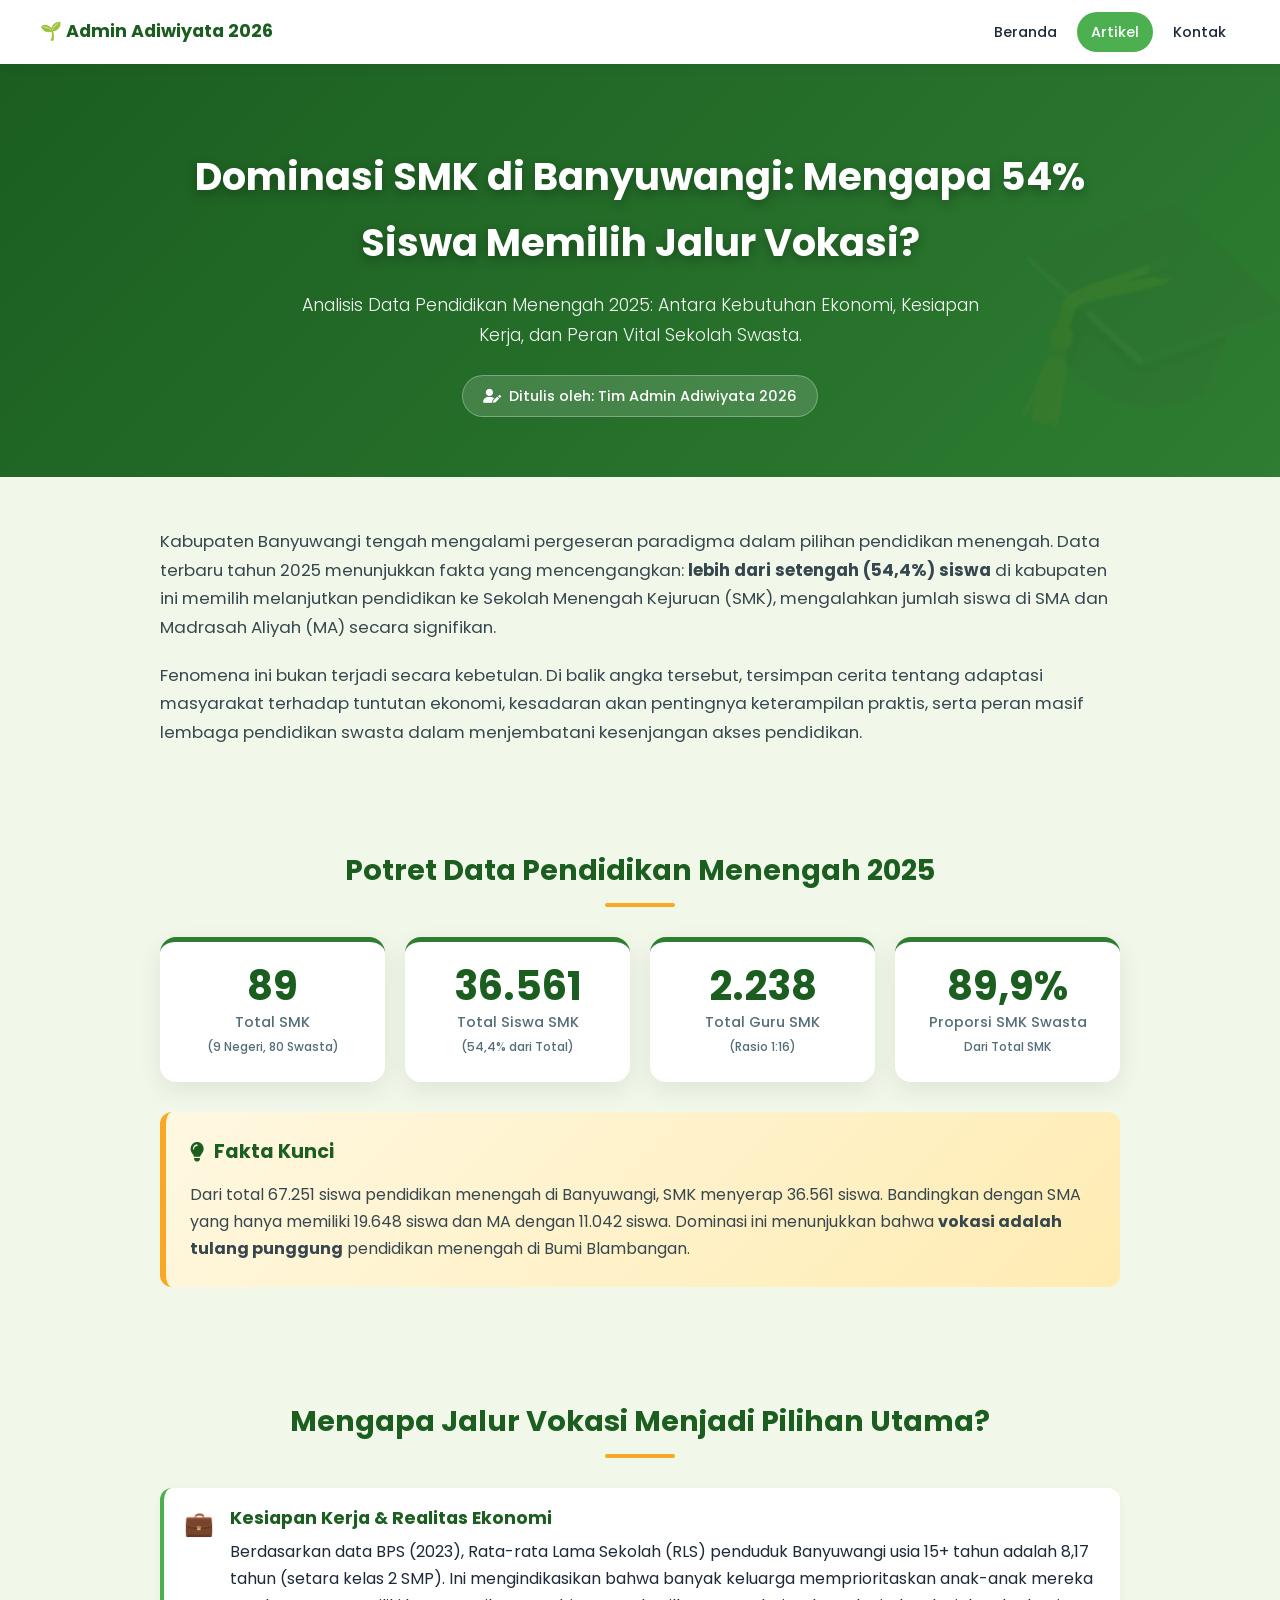
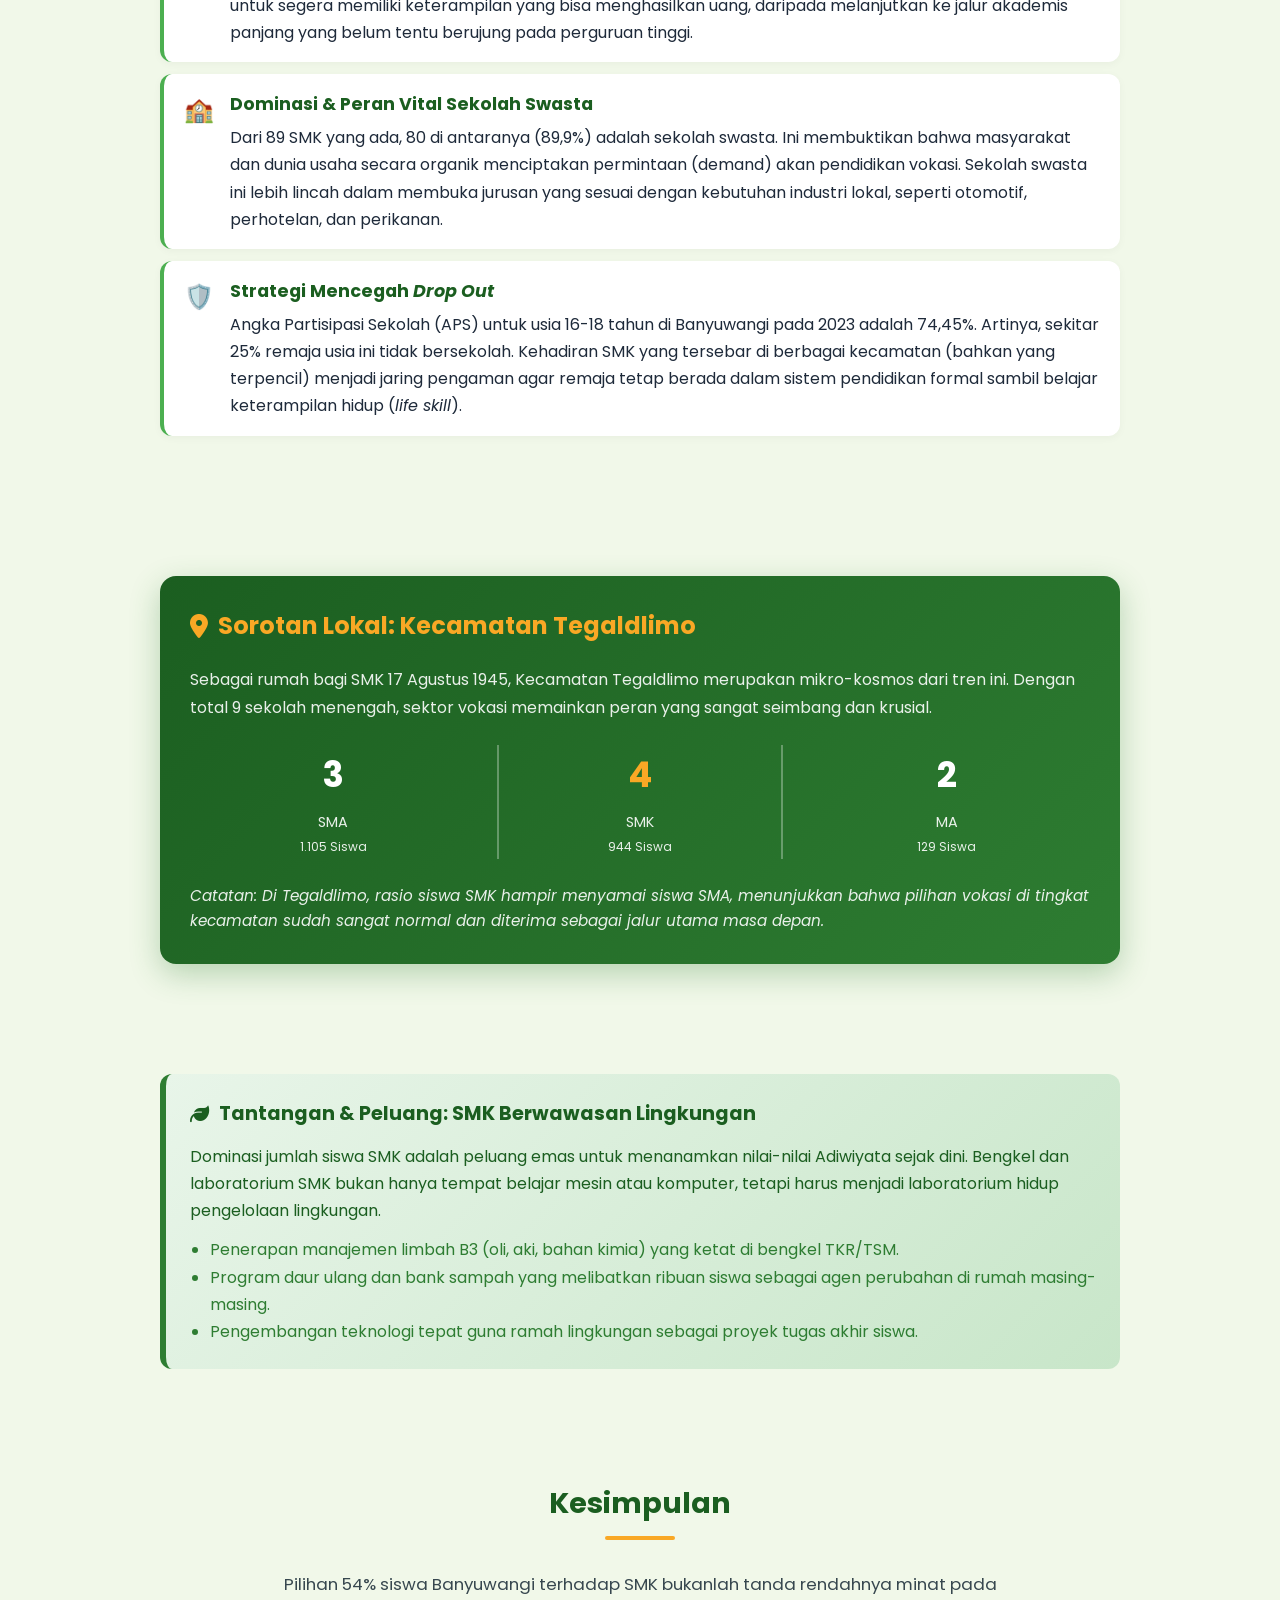
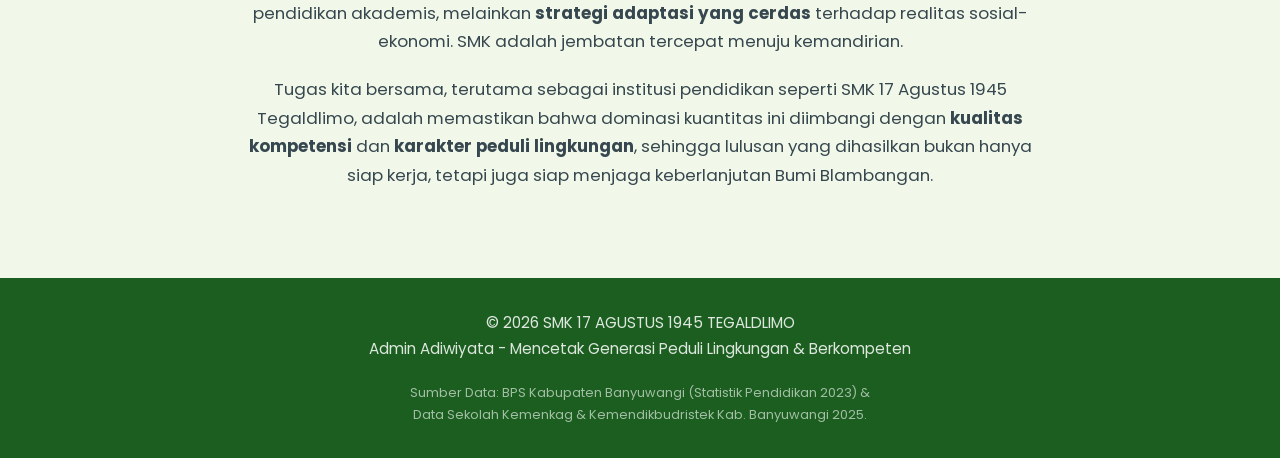
<file: dominasi-smk-banyuwangi-2025.html>
<!DOCTYPE html>
<html lang="id">
<head>
    <meta charset="UTF-8" />
    <meta name="viewport" content="width=device-width, initial-scale=1.0, maximum-scale=1.0, user-scalable=yes" />
    <title>Dominasi SMK di Banyuwangi: Mengapa 54% Siswa Memilih Jalur Vokasi? | Admin Adiwiyata 2026</title>
    
    <!-- Google Fonts -->
    <link rel="preconnect" href="https://fonts.googleapis.com" />
    <link rel="preconnect" href="https://fonts.gstatic.com" crossorigin />
    <link href="https://fonts.googleapis.com/css2?family=Poppins:wght@300;400;500;600;700&display=swap" rel="stylesheet" />
    
    <style>
        /* ----- RESET & GLOBAL ----- */
        *, *::before, *::after { margin: 0; padding: 0; box-sizing: border-box; }

        :root {
            --primary: #2e7d32;
            --primary-light: #4caf50;
            --primary-dark: #1b5e20;
            --secondary: #f9a825;
            --bg-light: #f1f8e9;
            --bg-white: #ffffff;
            --text-dark: #1e2a3a;
            --text-muted: #546e7a;
            --shadow: 0 8px 24px rgba(0, 0, 0, 0.08);
            --radius: 16px;
            --transition: 0.3s ease-in-out;
        }

        html { scroll-behavior: smooth; }

        body {
            font-family: 'Poppins', sans-serif;
            background: var(--bg-light);
            color: var(--text-dark);
            line-height: 1.7;
        }

        a { text-decoration: none; color: inherit; }

        /* ----- NAVBAR ----- */
        .navbar {
            background: var(--bg-white);
            box-shadow: 0 2px 12px rgba(0, 0, 0, 0.06);
            position: sticky;
            top: 0;
            z-index: 999;
            padding: 12px 20px;
        }

        .nav-container {
            max-width: 1200px;
            margin: 0 auto;
            display: flex;
            align-items: center;
            justify-content: space-between;
        }

        .nav-brand {
            display: flex;
            align-items: center;
            gap: 10px;
        }

        .nav-brand span {
            font-weight: 700;
            font-size: 1.1rem;
            color: var(--primary-dark);
        }

        .nav-menu { display: flex; gap: 6px; flex-wrap: wrap; }

        .nav-link {
            padding: 8px 14px;
            border-radius: 40px;
            font-size: 0.9rem;
            font-weight: 500;
            color: var(--text-dark);
            transition: background var(--transition), color var(--transition);
        }

        .nav-link:hover, .nav-link.active {
            background: var(--primary-light);
            color: #fff;
        }

        /* ----- HERO (NO PHOTO, GRADIENT ONLY) ----- */
        .hero {
            background: linear-gradient(135deg, var(--primary-dark) 0%, var(--primary) 100%);
            padding: 80px 20px 60px;
            text-align: center;
            color: #fff;
            position: relative;
            overflow: hidden;
        }

        .hero::before {
            content: "🎓";
            position: absolute;
            font-size: 15rem;
            opacity: 0.05;
            right: -20px;
            bottom: -40px;
            transform: rotate(12deg);
            pointer-events: none;
        }

        .hero h1 {
            font-size: 2.4rem;
            font-weight: 700;
            margin-bottom: 16px;
            text-shadow: 0 4px 12px rgba(0, 0, 0, 0.3);
            position: relative;
            z-index: 1;
            max-width: 900px;
            margin-left: auto;
            margin-right: auto;
        }

        .hero .subtitle {
            font-size: 1.1rem;
            font-weight: 300;
            opacity: 0.95;
            position: relative;
            z-index: 1;
            max-width: 700px;
            margin: 0 auto 24px;
        }

        .author-badge {
            display: inline-flex;
            align-items: center;
            gap: 8px;
            background: rgba(255, 255, 255, 0.15);
            backdrop-filter: blur(8px);
            padding: 8px 20px;
            border-radius: 50px;
            border: 1px solid rgba(255, 255, 255, 0.3);
            font-size: 0.9rem;
            font-weight: 500;
            position: relative;
            z-index: 1;
        }

        /* ----- SECTION UMUM ----- */
        .section {
            max-width: 1000px;
            margin: 0 auto;
            padding: 50px 20px 30px;
        }

        .section-title {
            font-size: 1.8rem;
            font-weight: 700;
            color: var(--primary-dark);
            margin-bottom: 30px;
            text-align: center;
            position: relative;
        }

        .section-title::after {
            content: "";
            display: block;
            width: 70px;
            height: 4px;
            background: var(--secondary);
            margin: 8px auto 0;
            border-radius: 4px;
        }

        .article-content p {
            margin-bottom: 1.2rem;
            font-size: 1.05rem;
            color: #37474f;
        }

        /* ----- STATS GRID ----- */
        .stats-grid {
            display: grid;
            grid-template-columns: repeat(auto-fit, minmax(200px, 1fr));
            gap: 20px;
            margin: 30px 0;
        }

        .stat-card {
            background: var(--bg-white);
            border-radius: var(--radius);
            padding: 24px 20px;
            text-align: center;
            box-shadow: var(--shadow);
            border-top: 5px solid var(--primary);
            transition: transform var(--transition);
        }

        .stat-card:hover { transform: translateY(-5px); }

        .stat-card .number {
            font-size: 2.5rem;
            font-weight: 700;
            color: var(--primary-dark);
            margin-bottom: 4px;
            line-height: 1;
        }

        .stat-card .label {
            font-size: 0.9rem;
            color: var(--text-muted);
            font-weight: 500;
        }

        /* ----- HIGHLIGHT BOX ----- */
        .highlight-box {
            background: linear-gradient(135deg, #fff8e1 0%, #ffecb3 100%);
            border-left: 6px solid var(--secondary);
            padding: 24px;
            border-radius: 12px;
            margin: 30px 0;
        }

        .highlight-box h4 {
            color: var(--primary-dark);
            margin-bottom: 12px;
            display: flex;
            align-items: center;
            gap: 10px;
            font-size: 1.2rem;
        }

        .highlight-box.green {
            background: linear-gradient(135deg, #e8f5e9 0%, #c8e6c9 100%);
            border-left-color: var(--primary);
        }

        /* ----- LIST STYLES ----- */
        .reason-list {
            list-style: none;
            margin: 20px 0;
        }

        .reason-list li {
            padding: 16px 20px;
            background: var(--bg-white);
            border-radius: 12px;
            margin-bottom: 12px;
            box-shadow: 0 2px 8px rgba(0,0,0,0.04);
            border-left: 4px solid var(--primary-light);
            display: flex;
            gap: 16px;
            align-items: flex-start;
        }

        .reason-list li .icon {
            font-size: 1.5rem;
            flex-shrink: 0;
        }

        .reason-list li strong {
            display: block;
            color: var(--primary-dark);
            margin-bottom: 4px;
            font-size: 1.1rem;
        }

        /* ----- SPOTLIGHT CARD ----- */
        .spotlight-card {
            background: linear-gradient(135deg, var(--primary-dark) 0%, var(--primary) 100%);
            color: #fff;
            border-radius: var(--radius);
            padding: 30px;
            margin-top: 40px;
            box-shadow: 0 10px 30px rgba(46, 125, 50, 0.3);
        }

        .spotlight-card h3 {
            font-size: 1.5rem;
            margin-bottom: 20px;
            display: flex;
            align-items: center;
            gap: 10px;
            color: var(--secondary);
        }

        .spotlight-grid {
            display: grid;
            grid-template-columns: repeat(auto-fit, minmax(140px, 1fr));
            gap: 20px;
            text-align: center;
        }

        .spotlight-item .value {
            font-size: 2.2rem;
            font-weight: 700;
            color: #fff;
        }

        .spotlight-item .label {
            font-size: 0.9rem;
            opacity: 0.9;
            margin-top: 5px;
        }

        /* ----- FOOTER ----- */
        .footer {
            background: var(--primary-dark);
            color: rgba(255, 255, 255, 0.85);
            text-align: center;
            padding: 32px 20px;
            margin-top: 40px;
            font-size: 0.95rem;
        }

        /* ----- RESPONSIVE ----- */
        @media screen and (max-width: 768px) {
            .hero h1 { font-size: 1.8rem; }
            .hero .subtitle { font-size: 1rem; }
            .nav-menu { display: none; } /* Simplified for this snippet */
            .section { padding: 30px 16px 20px; }
            .section-title { font-size: 1.5rem; }
            .stat-card .number { font-size: 2rem; }
        }

        /* ----- ANIMASI ----- */
        .stat-card, .reason-list li, .spotlight-card {
            opacity: 0;
            animation: fadeUp 0.6s ease forwards;
        }

        .stat-card:nth-child(1) { animation-delay: 0.1s; }
        .stat-card:nth-child(2) { animation-delay: 0.2s; }
        .stat-card:nth-child(3) { animation-delay: 0.3s; }
        .stat-card:nth-child(4) { animation-delay: 0.4s; }

        .reason-list li:nth-child(1) { animation-delay: 0.2s; }
        .reason-list li:nth-child(2) { animation-delay: 0.3s; }
        .reason-list li:nth-child(3) { animation-delay: 0.4s; }

        @keyframes fadeUp {
            0% { opacity: 0; transform: translateY(20px); }
            100% { opacity: 1; transform: translateY(0); }
        }
    </style>
    <link rel="stylesheet" href="https://cdnjs.cloudflare.com/ajax/libs/font-awesome/6.4.0/css/all.min.css">
</head>
<body>

    <!-- NAVIGATION -->
    <nav class="navbar">
        <div class="nav-container">
            <div class="nav-brand">
                <span>🌱 Admin Adiwiyata 2026</span>
            </div>
            <div class="nav-menu">
                <a href="index.html" class="nav-link">Beranda</a>
                <a href="dominasi-smk-banyuwangi-2025.html" class="nav-link active">Artikel</a>
                <a href="kontak.html" class="nav-link">Kontak</a>
            </div>
        </div>
    </nav>

    <!-- HERO -->
    <section class="hero">
        <h1>Dominasi SMK di Banyuwangi: Mengapa 54% Siswa Memilih Jalur Vokasi?</h1>
        <p class="subtitle">Analisis Data Pendidikan Menengah 2025: Antara Kebutuhan Ekonomi, Kesiapan Kerja, dan Peran Vital Sekolah Swasta.</p>
        
        <div class="author-badge">
            <i class="fas fa-user-edit"></i> Ditulis oleh: Tim Admin Adiwiyata 2026
        </div>
    </section>

    <!-- MAIN CONTENT -->
    <main>
        <!-- Pendahuluan -->
        <section class="section">
            <div class="article-content">
                <p>Kabupaten Banyuwangi tengah mengalami pergeseran paradigma dalam pilihan pendidikan menengah. Data terbaru tahun 2025 menunjukkan fakta yang mencengangkan: <strong>lebih dari setengah (54,4%) siswa</strong> di kabupaten ini memilih melanjutkan pendidikan ke Sekolah Menengah Kejuruan (SMK), mengalahkan jumlah siswa di SMA dan Madrasah Aliyah (MA) secara signifikan.</p>
                <p>Fenomena ini bukan terjadi secara kebetulan. Di balik angka tersebut, tersimpan cerita tentang adaptasi masyarakat terhadap tuntutan ekonomi, kesadaran akan pentingnya keterampilan praktis, serta peran masif lembaga pendidikan swasta dalam menjembatani kesenjangan akses pendidikan.</p>
            </div>
        </section>

        <!-- Data Statistik -->
        <section class="section">
            <h2 class="section-title">Potret Data Pendidikan Menengah 2025</h2>
            <div class="stats-grid">
                <div class="stat-card">
                    <div class="number">89</div>
                    <div class="label">Total SMK<br><small>(9 Negeri, 80 Swasta)</small></div>
                </div>
                <div class="stat-card">
                    <div class="number">36.561</div>
                    <div class="label">Total Siswa SMK<br><small>(54,4% dari Total)</small></div>
                </div>
                <div class="stat-card">
                    <div class="number">2.238</div>
                    <div class="label">Total Guru SMK<br><small>(Rasio 1:16)</small></div>
                </div>
                <div class="stat-card">
                    <div class="number">89,9%</div>
                    <div class="label">Proporsi SMK Swasta<br><small>Dari Total SMK</small></div>
                </div>
            </div>

            <div class="highlight-box">
                <h4><i class="fas fa-lightbulb"></i> Fakta Kunci</h4>
                <p style="margin:0; color: #37474f;">Dari total 67.251 siswa pendidikan menengah di Banyuwangi, SMK menyerap 36.561 siswa. Bandingkan dengan SMA yang hanya memiliki 19.648 siswa dan MA dengan 11.042 siswa. Dominasi ini menunjukkan bahwa <strong>vokasi adalah tulang punggung</strong> pendidikan menengah di Bumi Blambangan.</p>
            </div>
        </section>

        <!-- Analisis Alasan -->
        <section class="section">
            <h2 class="section-title">Mengapa Jalur Vokasi Menjadi Pilihan Utama?</h2>
            <div class="article-content">
                <ul class="reason-list">
                    <li>
                        <div class="icon">💼</div>
                        <div>
                            <strong>Kesiapan Kerja & Realitas Ekonomi</strong>
                            Berdasarkan data BPS (2023), Rata-rata Lama Sekolah (RLS) penduduk Banyuwangi usia 15+ tahun adalah 8,17 tahun (setara kelas 2 SMP). Ini mengindikasikan bahwa banyak keluarga memprioritaskan anak-anak mereka untuk segera memiliki keterampilan yang bisa menghasilkan uang, daripada melanjutkan ke jalur akademis panjang yang belum tentu berujung pada perguruan tinggi.
                        </div>
                    </li>
                    <li>
                        <div class="icon">🏫</div>
                        <div>
                            <strong>Dominasi & Peran Vital Sekolah Swasta</strong>
                            Dari 89 SMK yang ada, 80 di antaranya (89,9%) adalah sekolah swasta. Ini membuktikan bahwa masyarakat dan dunia usaha secara organik menciptakan permintaan (demand) akan pendidikan vokasi. Sekolah swasta ini lebih lincah dalam membuka jurusan yang sesuai dengan kebutuhan industri lokal, seperti otomotif, perhotelan, dan perikanan.
                        </div>
                    </li>
                    <li>
                        <div class="icon">🛡️</div>
                        <div>
                            <strong>Strategi Mencegah <em>Drop Out</em></strong>
                            Angka Partisipasi Sekolah (APS) untuk usia 16-18 tahun di Banyuwangi pada 2023 adalah 74,45%. Artinya, sekitar 25% remaja usia ini tidak bersekolah. Kehadiran SMK yang tersebar di berbagai kecamatan (bahkan yang terpencil) menjadi jaring pengaman agar remaja tetap berada dalam sistem pendidikan formal sambil belajar keterampilan hidup (<em>life skill</em>).
                        </div>
                    </li>
                </ul>
            </div>
        </section>

        <!-- Spotlight Tegaldlimo -->
        <section class="section">
            <div class="spotlight-card">
                <h3><i class="fas fa-map-marker-alt"></i> Sorotan Lokal: Kecamatan Tegaldlimo</h3>
                <p style="margin-bottom: 24px; opacity: 0.9;">Sebagai rumah bagi SMK 17 Agustus 1945, Kecamatan Tegaldlimo merupakan mikro-kosmos dari tren ini. Dengan total 9 sekolah menengah, sektor vokasi memainkan peran yang sangat seimbang dan krusial.</p>
                
                <div class="spotlight-grid">
                    <div class="spotlight-item">
                        <div class="value">3</div>
                        <div class="label">SMA<br><small>1.105 Siswa</small></div>
                    </div>
                    <div class="spotlight-item" style="border-left: 2px solid rgba(255,255,255,0.3); border-right: 2px solid rgba(255,255,255,0.3);">
                        <div class="value" style="color: var(--secondary);">4</div>
                        <div class="label">SMK<br><small>944 Siswa</small></div>
                    </div>
                    <div class="spotlight-item">
                        <div class="value">2</div>
                        <div class="label">MA<br><small>129 Siswa</small></div>
                    </div>
                </div>
                <p style="margin-top: 24px; font-size: 0.95rem; opacity: 0.9;"><em>Catatan: Di Tegaldlimo, rasio siswa SMK hampir menyamai siswa SMA, menunjukkan bahwa pilihan vokasi di tingkat kecamatan sudah sangat normal dan diterima sebagai jalur utama masa depan.</em></p>
            </div>
        </section>

        <!-- Kaitan Adiwiyata -->
        <section class="section">
            <div class="highlight-box green">
                <h4><i class="fas fa-leaf"></i> Tantangan & Peluang: SMK Berwawasan Lingkungan</h4>
                <p style="color: #1b5e20; margin-bottom: 12px;">Dominasi jumlah siswa SMK adalah peluang emas untuk menanamkan nilai-nilai Adiwiyata sejak dini. Bengkel dan laboratorium SMK bukan hanya tempat belajar mesin atau komputer, tetapi harus menjadi laboratorium hidup pengelolaan lingkungan.</p>
                <ul style="margin-left: 20px; color: #2e7d32;">
                    <li>Penerapan manajemen limbah B3 (oli, aki, bahan kimia) yang ketat di bengkel TKR/TSM.</li>
                    <li>Program daur ulang dan bank sampah yang melibatkan ribuan siswa sebagai agen perubahan di rumah masing-masing.</li>
                    <li>Pengembangan teknologi tepat guna ramah lingkungan sebagai proyek tugas akhir siswa.</li>
                </ul>
            </div>
        </section>

        <!-- Kesimpulan -->
        <section class="section">
            <h2 class="section-title">Kesimpulan</h2>
            <div class="article-content" style="text-align: center; max-width: 800px; margin: 0 auto;">
                <p>Pilihan 54% siswa Banyuwangi terhadap SMK bukanlah tanda rendahnya minat pada pendidikan akademis, melainkan <strong>strategi adaptasi yang cerdas</strong> terhadap realitas sosial-ekonomi. SMK adalah jembatan tercepat menuju kemandirian.</p>
                <p>Tugas kita bersama, terutama sebagai institusi pendidikan seperti SMK 17 Agustus 1945 Tegaldlimo, adalah memastikan bahwa dominasi kuantitas ini diimbangi dengan <strong>kualitas kompetensi</strong> dan <strong>karakter peduli lingkungan</strong>, sehingga lulusan yang dihasilkan bukan hanya siap kerja, tetapi juga siap menjaga keberlanjutan Bumi Blambangan.</p>
            </div>
        </section>
    </main>

    <!-- FOOTER -->
    <footer class="footer">
        <p>&copy; 2026 SMK 17 AGUSTUS 1945 TEGALDLIMO</p>
        <p>Admin Adiwiyata - Mencetak Generasi Peduli Lingkungan & Berkompeten</p>
        <div style="margin-top: 20px; font-size: 0.8rem; opacity: 0.7;">
            <p>Sumber Data: BPS Kabupaten Banyuwangi (Statistik Pendidikan 2023) &<br>Data Sekolah Kemenkag & Kemendikbudristek Kab. Banyuwangi 2025.</p>
        </div>
    </footer>

    <script>
        // Simple Intersection Observer for scroll animations
        const observerOptions = { threshold: 0.1, rootMargin: '0px 0px -50px 0px' };
        const observer = new IntersectionObserver((entries) => {
            entries.forEach(entry => {
                if (entry.isIntersecting) {
                    entry.target.style.opacity = '1';
                    entry.target.style.transform = 'translateY(0)';
                }
            });
        }, observerOptions);

        document.querySelectorAll('.stat-card, .reason-list li, .spotlight-card').forEach(el => {
            observer.observe(el);
        });
    </script>
</body>
</html>
</file>
